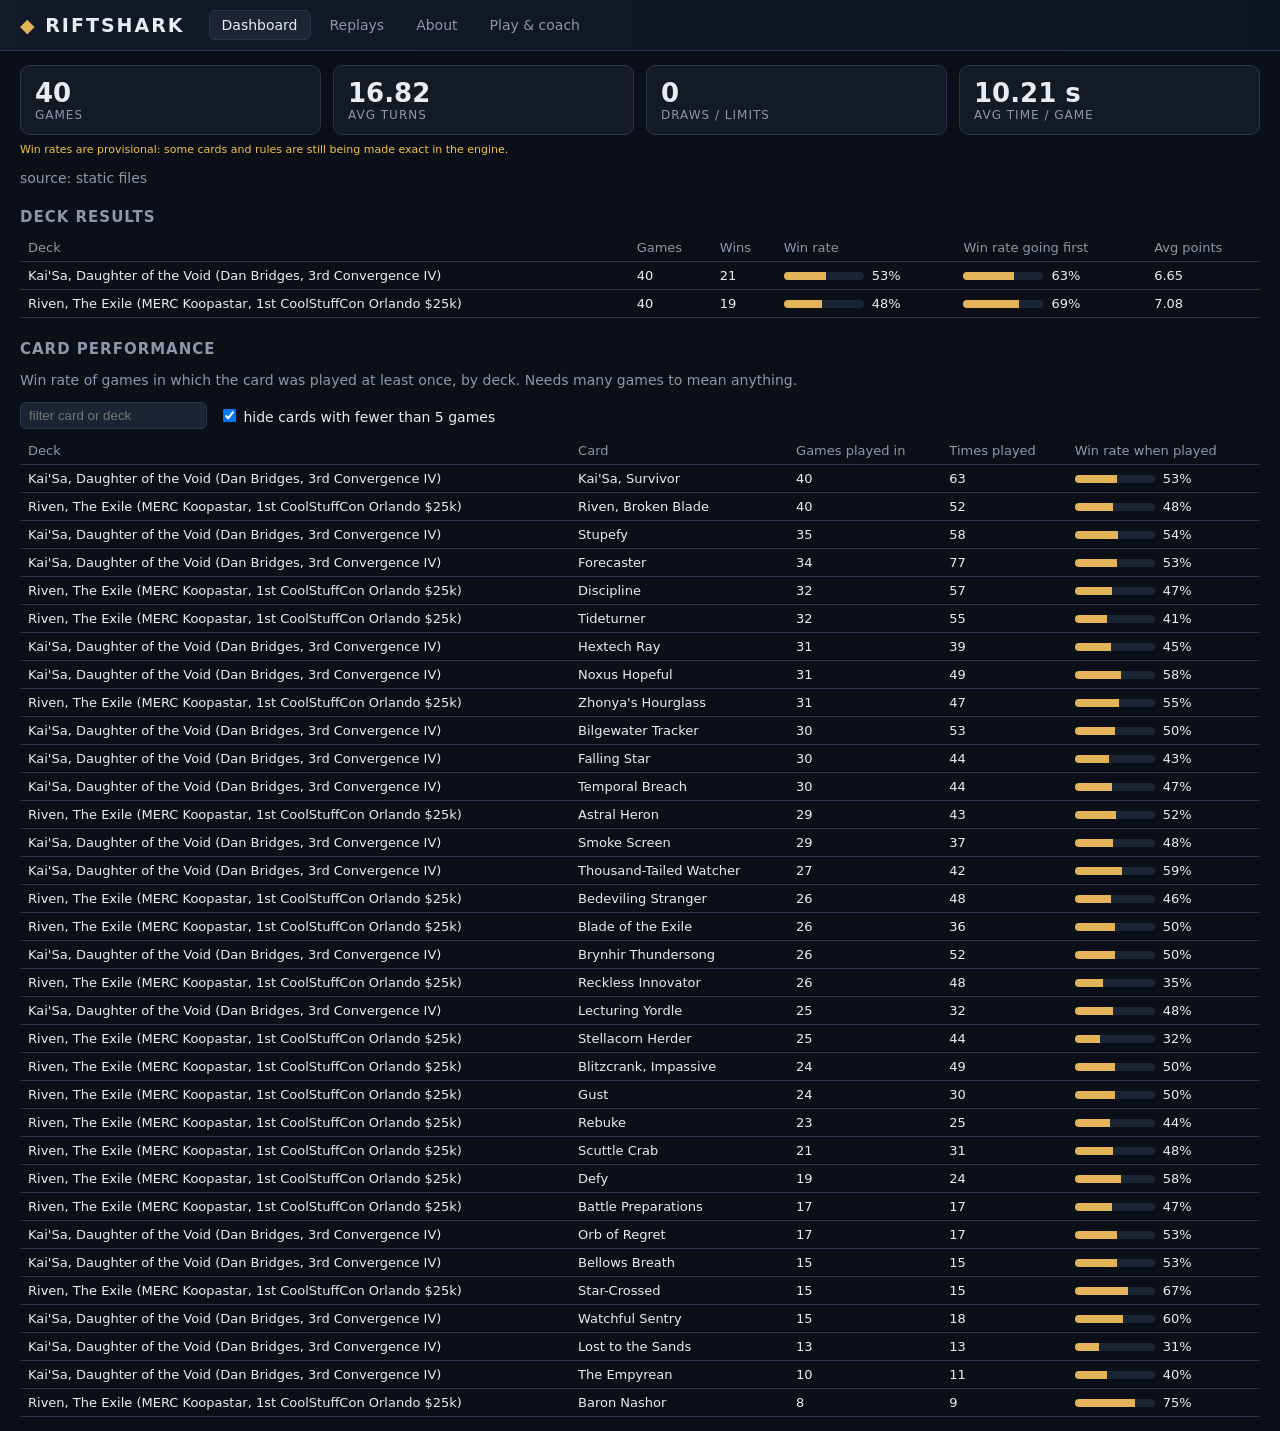
<file: web/index.html>
<!DOCTYPE html>
<html lang="en">
<head>
<meta charset="utf-8">
<meta name="viewport" content="width=device-width, initial-scale=1">
<title>RiftShark — Riftbound simulation results</title>
<link rel="stylesheet" href="style.css">
</head>
<body>
<header>
  <h1><span class="logo">◆</span> RiftShark</h1>
  <nav>
    <button data-tab="dashboard" class="active">Dashboard</button>
    <button data-tab="replays">Replays</button>
    <button data-tab="about">About</button>
    <a href="play.html" class="navlink">Play &amp; coach</a>
  </nav>
</header>

<main>
  <section id="dashboard" class="tab active">
    <div id="summary" class="cards"></div>
    <p class="notice">Win rates are provisional: some cards and rules are still being made exact in the engine.</p>
    <p id="source" class="muted"></p>
    <h2>Deck results</h2>
    <div id="deck-table"></div>
    <h2>Card performance</h2>
    <p class="muted">Win rate of games in which the card was played at least once, by deck. Needs many games to mean anything.</p>
    <div class="controls">
      <input id="card-filter" placeholder="filter card or deck">
      <label><input type="checkbox" id="min-games" checked> hide cards with fewer than 5 games</label>
    </div>
    <div id="card-table"></div>
  </section>

  <section id="replays" class="tab">
    <div class="replay-layout">
      <aside id="replay-list"></aside>
      <div id="viewer">
        <div id="viewer-empty" class="empty-board">Pick a replay on the left. Blue is P0 (shown at the bottom), orange is P1.</div>
        <div id="viewer-main" hidden>
          <div id="board" class="board"></div>
          <div class="replay-controls">
            <button id="btn-first" title="first decision">⏮</button>
            <button id="btn-prev" title="previous decision (←)">◀</button>
            <button id="btn-play">▶ play</button>
            <button id="btn-next" title="next decision (→)">▶</button>
            <button id="btn-last" title="last decision">⏭</button>
            <input id="frame-slider" type="range" min="0" value="0">
            <span id="frame-label" class="muted"></span>
          </div>
        </div>
      </div>
      <aside id="replay-side" hidden>
        <div class="panel rep-decision" id="decision"></div>
        <div class="panel"><h3>What happened next</h3><div id="events" class="log"></div></div>
      </aside>
    </div>
  </section>

  <section id="about" class="tab">
    <h2>About</h2>
    <p>RiftShark simulates Riftbound matches with a rules-accurate engine (chain, showdowns, combat, scoring), card scripts for
    every set including Radiance, and search-based AI players. Every replay shown here was re-simulated from its recorded
    decisions and verified to contain only moves the engine deems legal.</p>
    <p>Source: <a href="https://github.com/0xnimbus/RiftShark">github.com/0xnimbus/RiftShark</a>. Card images are the official
    Riftbound card gallery assets.</p>
  </section>
</main>
<div id="tooltip" hidden></div>
<script src="config.js"></script>
<script src="board.js"></script>
<script src="app.js"></script>
</body>
</html>
</file>
<file: web/style.css>
:root {
  --bg: #0b0f17; --panel: #131a26; --panel2: #1b2433; --panel3: #232f42; --text: #e8ecf3; --muted: #8d97ab; --accent: #e3b45a;
  --me: #4cc2ff; --op: #ff7a59; --border: #29344a; --good: #5ad28a; --bad: #ff6b6b; --warn: #f3c04b;
  --mat: radial-gradient(ellipse at center, #1a2840 0%, #111a2a 60%, #0c121d 100%);
  --cw: 74px;   /* unit card width */
}
* { box-sizing: border-box; }
body { margin: 0; font-family: system-ui, -apple-system, "Segoe UI", Roboto, sans-serif; background: var(--bg); color: var(--text); font-size: 14px; }
a { color: var(--accent); }
header { display: flex; align-items: center; gap: 24px; padding: 10px 20px; background: linear-gradient(90deg, #121927, #0f1520); border-bottom: 1px solid var(--border); position: sticky; top: 0; z-index: 5; }
header h1 { margin: 0; font-size: 19px; letter-spacing: 2px; text-transform: uppercase; font-weight: 700; }
header .logo { color: var(--accent); }
nav { display: flex; gap: 6px; align-items: center; }
nav button, .navlink { background: none; border: 1px solid transparent; color: var(--muted); padding: 6px 12px; cursor: pointer; border-radius: 6px; font-size: 14px; text-decoration: none; }
nav button.active, nav button:hover, .navlink:hover, .navlink.active { color: var(--text); border-color: var(--border); background: var(--panel2); }
.status { margin-left: auto; color: var(--muted); font-size: 13px; }
.status.on::before { content: ""; display: inline-block; width: 8px; height: 8px; border-radius: 50%; background: var(--accent); margin-right: 8px; animation: pulse 1s infinite; }
main { padding: 14px 20px; max-width: 1400px; margin: 0 auto; }
main.wide { max-width: 1700px; }
.tab { display: none; } .tab.active { display: block; }
h2 { font-size: 15px; margin: 22px 0 8px; color: var(--muted); text-transform: uppercase; letter-spacing: 1px; }
.muted { color: var(--muted); }
.alt { font-size: 12px; color: var(--muted); margin-top: 4px; } .alt b { color: var(--text); }
.cards { display: grid; grid-template-columns: repeat(auto-fit, minmax(180px, 1fr)); gap: 12px; }
.stat { background: var(--panel); border: 1px solid var(--border); border-radius: 10px; padding: 12px 14px; }
.stat .v { font-size: 26px; font-weight: 600; } .stat .l { color: var(--muted); font-size: 12px; text-transform: uppercase; letter-spacing: 1px; }
table { border-collapse: collapse; width: 100%; font-size: 13px; }
th, td { text-align: left; padding: 6px 8px; border-bottom: 1px solid var(--border); }
th { color: var(--muted); font-weight: 500; }
tr:hover td { background: var(--panel2); }
.bar { height: 8px; background: var(--panel2); border-radius: 4px; overflow: hidden; min-width: 80px; }
.bar > i { display: block; height: 100%; background: var(--accent); }
.controls { display: flex; gap: 12px; align-items: center; margin: 8px 0; flex-wrap: wrap; }
input[type=text], input:not([type]), input[type=number], select { background: var(--panel2); color: var(--text); border: 1px solid var(--border); border-radius: 6px; padding: 5px 8px; }
button { background: var(--panel2); color: var(--text); border: 1px solid var(--border); border-radius: 6px; padding: 6px 10px; cursor: pointer; font: inherit; }
button:hover:not(:disabled) { border-color: var(--accent); }
button:disabled { opacity: .45; cursor: default; }
button.primary { background: var(--accent); color: #1a1205; border-color: var(--accent); font-weight: 600; }
button.link { background: none; border: none; color: var(--accent); padding: 2px 0; }
.panel { background: var(--panel); border: 1px solid var(--border); border-radius: 10px; padding: 10px 12px; margin-bottom: 12px; }
.panel h3 { margin: 0 0 8px; font-size: 12px; color: var(--accent); text-transform: uppercase; letter-spacing: 1.5px; }
.provisional, .notice { font-size: 11px; color: var(--warn); margin-top: 8px; }
.setup summary { cursor: pointer; font-weight: 600; color: var(--accent); text-transform: uppercase; letter-spacing: 1.5px; font-size: 12px; }
@keyframes pulse { 0%, 100% { opacity: .3 } 50% { opacity: 1 } }

/* ---------------------------------------------------------------- board (shared) */
.board { position: relative; }
.empty-board { background: var(--mat); border: 1px solid var(--border); border-radius: 14px; min-height: 420px; display: flex; align-items: center; justify-content: center; color: var(--muted); gap: 10px; }
.turnbar { display: flex; align-items: center; gap: 12px; flex-wrap: wrap; background: var(--panel); border: 1px solid var(--border); border-radius: 10px 10px 0 0; padding: 7px 12px; border-bottom: none; }
.turnbar .tn { font-weight: 700; letter-spacing: 1px; text-transform: uppercase; font-size: 13px; }
.turnbar .whose { font-weight: 600; padding: 2px 10px; border-radius: 999px; font-size: 12px; }
.turnbar .whose.me { background: #4cc2ff22; color: var(--me); } .turnbar .whose.op { background: #ff7a5922; color: var(--op); }
.phases { display: flex; gap: 2px; }
.ph { font-size: 11px; color: var(--muted); padding: 2px 8px; border-radius: 4px; background: var(--panel2); }
.ph.on { background: var(--accent); color: #1a1205; font-weight: 700; }
.tag { font-size: 11px; padding: 1px 7px; border-radius: 999px; background: var(--panel3); color: var(--muted); white-space: nowrap; }
.tag.hot { background: #ff6b6b33; color: #ffb3a6; animation: pulse 1.6s infinite; }
.tag.warn { background: #f3c04b26; color: var(--warn); }
.mat { position: relative; background: var(--mat); border: 1px solid var(--border); border-radius: 0 0 14px 14px; padding: 8px; display: flex; flex-direction: column; gap: 6px; }
.zl { font-size: 10px; text-transform: uppercase; letter-spacing: 1.2px; color: var(--muted); margin-bottom: 4px; }

.seat { display: flex; gap: 10px; align-items: stretch; flex-wrap: wrap; }
.seat-info { min-width: 170px; background: #0009; border: 1px solid var(--border); border-radius: 10px; padding: 8px 10px; }
.seat.me .seat-info { border-color: #4cc2ff66; } .seat.op .seat-info { border-color: #ff7a5966; }
.who { font-weight: 700; font-size: 15px; } .who.me { color: var(--me); } .who.op { color: var(--op); }
.turnflag { font-size: 10px; font-weight: 600; text-transform: uppercase; letter-spacing: 1px; background: var(--accent); color: #1a1205; padding: 1px 6px; border-radius: 4px; vertical-align: middle; }
.deckname { font-size: 12px; color: var(--muted); max-width: 200px; white-space: nowrap; overflow: hidden; text-overflow: ellipsis; }
.score { display: flex; align-items: center; gap: 8px; margin: 4px 0; }
.score b { font-size: 24px; min-width: 22px; }
.pips { display: flex; gap: 3px; }
.pips i { width: 11px; height: 11px; border-radius: 50%; border: 1px solid #ffffff40; }
.seat.me .pips i.on { background: var(--me); border-color: var(--me); } .seat.op .pips i.on { background: var(--op); border-color: var(--op); }
.counts { display: flex; gap: 8px; flex-wrap: wrap; font-size: 11px; color: var(--muted); }
.zone-box { background: #0006; border: 1px solid var(--border); border-radius: 10px; padding: 6px 8px; min-width: 76px; }
.hand-box { flex: 1; min-width: 200px; position: relative; }
.rune-box { min-width: 150px; max-width: 260px; }
.runes .lbl { font-size: 10px; text-transform: uppercase; letter-spacing: 1.2px; color: var(--muted); }
.rlist { display: flex; flex-wrap: wrap; gap: 4px; margin: 6px 0; }
.rune { width: 18px; height: 18px; border-radius: 50%; border: 2px solid #0008; box-shadow: 0 0 6px #0008 inset; display: inline-block; }
.rune.mini { width: 10px; height: 10px; border-width: 1px; vertical-align: middle; }
.rune.ex { opacity: .3; transform: scale(.85); }
.rune.fury { background: #e74c3c; } .rune.calm { background: #4fc3f7; } .rune.mind { background: #ab47bc; }
.rune.body { background: #66bb6a; } .rune.chaos { background: #ff9800; } .rune.order { background: #ffd54f; } .rune.any { background: linear-gradient(135deg, #e74c3c, #4fc3f7, #66bb6a); }
.pool { font-size: 12px; color: var(--accent); }
.hand { display: flex; gap: 6px; flex-wrap: wrap; align-items: flex-end; }
.my-hand .hand-box { background: #0008; }
.my-hand .hand { gap: 8px; }

.base { background: #0005; border: 1px dashed var(--border); border-radius: 10px; padding: 4px 8px; }
.base .row, .bf .side { display: flex; gap: 10px; flex-wrap: wrap; align-items: center; min-height: 34px; }
.bfs { display: grid; grid-template-columns: repeat(auto-fit, minmax(300px, 1fr)); gap: 10px; }
.bf { position: relative; border: 2px solid var(--border); border-radius: 12px; padding: 6px 8px; overflow: hidden; background: #0b1220; min-height: 200px; display: flex; flex-direction: column; }
.bf.c-me { border-color: #4cc2ffaa; box-shadow: 0 0 18px #4cc2ff22 inset; } .bf.c-op { border-color: #ff7a59aa; box-shadow: 0 0 18px #ff7a5922 inset; }
.bf.hot { box-shadow: 0 0 22px #ff6b6b55; }
.bf-art { position: absolute; inset: 0; background-size: cover; background-position: center; opacity: .18; filter: saturate(.8); pointer-events: none; }
.bf-head { position: relative; display: flex; gap: 6px; align-items: center; flex-wrap: wrap; margin-bottom: 4px; }
.bf-name { font-weight: 700; font-size: 14px; text-shadow: 0 1px 4px #000; }
.ctl { font-size: 11px; padding: 1px 7px; border-radius: 999px; } .ctl.none { background: var(--panel3); color: var(--muted); }
.ctl.me { background: #4cc2ff33; color: var(--me); } .ctl.op { background: #ff7a5933; color: var(--op); }
.bf .side { position: relative; flex: 1; padding: 6px 0; }
.bf .side.op { border-bottom: 1px dashed #ffffff22; }
.bf .side .muted, .base .muted { font-size: 11px; }

.card { width: var(--cw); aspect-ratio: 744 / 1039; border-radius: 6px; position: relative; border: 2px solid var(--border); flex: none; transition: transform .2s, filter .2s, box-shadow .2s; background: #1b2433; overflow: hidden; cursor: default; }
.card img { width: 100%; height: 100%; object-fit: cover; display: block; }
.card .noimg { padding: 4px; font-size: 10px; color: var(--muted); }
.card.pme { border-color: var(--me); } .card.pop { border-color: var(--op); }
.card.exhausted { transform: rotate(90deg); filter: brightness(.55) saturate(.5); margin: 0 calc(var(--cw) * .2); }
.card.stunned { filter: grayscale(.9) brightness(.7); }
.card .flag { position: absolute; left: 50%; top: 40%; transform: translate(-50%, -50%); font-size: 8px; font-weight: 800; letter-spacing: .5px; padding: 2px 4px; border-radius: 3px; white-space: nowrap; }
.card.exhausted .flag { transform: translate(-50%, -50%) rotate(-90deg); font-size: 9px; }
.card .flag.ex { background: #000d; color: #ffd27a; border: 1px solid #ffd27a88; }
.card .flag.st { background: #4a148cdd; color: #e1bee7; top: 58%; }
.card .m { position: absolute; bottom: 14px; right: 2px; background: #000d; color: #fff; font-size: 12px; font-weight: 800; padding: 0 5px; border-radius: 4px; }
.card .m.hurt { color: #ff9e9e; }
.card .b { position: absolute; top: 2px; left: 2px; background: #2e7d32ee; color: #fff; font-size: 10px; padding: 0 4px; border-radius: 4px; }
.card .cost { position: absolute; top: 2px; left: 2px; background: #000d; color: var(--accent); font-size: 11px; font-weight: 700; padding: 0 5px; border-radius: 4px; }
.card .n { position: absolute; left: 0; right: 0; bottom: 0; font-size: 9px; background: #000c; color: #fff; padding: 1px 3px; white-space: nowrap; overflow: hidden; text-overflow: ellipsis; }
.card.token { border-style: dashed; }
.card.zone { --cw: 56px; width: 56px; }
.card.tiny { width: 34px; }
.card.tiny .n, .card.tiny .m { display: none; }
.card.inhand { width: 84px; }
.card.inhand:not(.playable) { filter: brightness(.65); }
.card.playable { cursor: pointer; box-shadow: 0 0 0 2px var(--good), 0 0 16px #5ad28a88; }
.card.playable:hover { transform: translateY(-8px) scale(1.04); }
.card.back { background: repeating-linear-gradient(45deg, #2b3a58, #2b3a58 5px, #1d2840 5px, #1d2840 10px); border-color: #3b4c70; }
.card.empty { display: flex; align-items: center; justify-content: center; font-size: 10px; color: var(--muted); border-style: dashed; background: none; }

/* opponent thinking: the hand bobs and a bubble shows */
.hand-box.thinking .card.back { animation: bob 1.1s ease-in-out infinite; }
.hand-box.thinking .card.back:nth-child(2n) { animation-delay: .15s; } .hand-box.thinking .card.back:nth-child(3n) { animation-delay: .3s; }
@keyframes bob { 0%, 100% { transform: translateY(0) } 50% { transform: translateY(-7px) rotate(-3deg) } }
.think { position: absolute; right: 10px; top: 6px; font-size: 12px; color: var(--op); display: flex; align-items: center; gap: 3px; }
.think span, .dots span { width: 6px; height: 6px; border-radius: 50%; background: currentColor; display: inline-block; animation: pulse 1s infinite; }
.think span:nth-child(2), .dots span:nth-child(2) { animation-delay: .2s; } .think span:nth-child(3), .dots span:nth-child(3) { animation-delay: .4s; }
.dots { display: inline-flex; gap: 3px; margin-right: 6px; color: var(--accent); }

.banner { position: absolute; left: 50%; top: 50%; transform: translate(-50%, -50%); background: #0b0f17ee; border: 1px solid var(--accent); border-radius: 10px; padding: 10px 18px; font-size: 15px; box-shadow: 0 8px 30px #000c; pointer-events: none; animation: pop .25s ease-out; max-width: 70%; text-align: center; z-index: 3; }
.banner.op { border-color: var(--op); } .banner.me { border-color: var(--me); }
.who-me { color: var(--me); font-weight: 700; margin-right: 6px; } .who-op { color: var(--op); font-weight: 700; margin-right: 6px; }
@keyframes pop { from { opacity: 0; transform: translate(-50%, -40%) } to { opacity: 1; transform: translate(-50%, -50%) } }

.chain-lane { border: 1px solid var(--accent); border-radius: 12px; background: linear-gradient(180deg, #1d1708ee, #0b0f17ee); padding: 8px 10px; animation: pop2 .25s ease-out; }
@keyframes pop2 { from { opacity: 0; transform: scale(.98) } to { opacity: 1; transform: none } }
.chain-head { display: flex; gap: 12px; align-items: baseline; flex-wrap: wrap; margin-bottom: 6px; }
.ch-title { color: var(--accent); font-weight: 700; text-transform: uppercase; letter-spacing: 1.2px; font-size: 12px; }
.ch-wait { font-size: 13px; }
.ch-rule { font-size: 11px; color: var(--muted); margin-left: auto; }
.chain-row { display: flex; align-items: center; gap: 6px; overflow-x: auto; padding-bottom: 2px; }
.chain-item { position: relative; display: flex; gap: 8px; align-items: flex-start; padding: 16px 8px 6px; border-radius: 8px; background: var(--panel2); border: 1px solid var(--border); border-left: 4px solid var(--border); min-width: 190px; max-width: 260px; font-size: 12px; flex: none; animation: pop2 .3s ease-out; }
.chain-item.me { border-left-color: var(--me); } .chain-item.op { border-left-color: var(--op); }
.chain-item.next { border-color: var(--accent); box-shadow: 0 0 16px #e3b45a55; }
.chain-item img { width: 46px; border-radius: 4px; flex: none; }
.ci-noimg { width: 46px; height: 64px; display: flex; align-items: center; justify-content: center; background: var(--panel3); border-radius: 4px; }
.ci-pos { position: absolute; top: 2px; left: 8px; font-size: 9px; font-weight: 800; letter-spacing: 1px; color: var(--muted); }
.chain-item.next .ci-pos { color: var(--accent); }
.ci-kind { font-size: 10px; color: var(--muted); text-transform: uppercase; letter-spacing: .8px; }
.ci-own { font-size: 11px; color: var(--muted); }
.chain-item.me .ci-own { color: var(--me); } .chain-item.op .ci-own { color: var(--op); }
.ci-tg { margin-top: 3px; } .ci-tg b.me { color: var(--me); } .ci-tg b.op { color: var(--op); }
.ci-cause { margin-top: 3px; font-size: 11px; color: var(--muted); font-style: italic; }
.ci-arrow { font-size: 10px; color: var(--accent); white-space: nowrap; }
.log .ln.chain { border-left-color: var(--accent) !important; }
.log .resp { font-size: 10px; color: var(--accent); text-transform: uppercase; letter-spacing: .8px; }
.tok { font-style: normal; display: inline-block; min-width: 15px; text-align: center; border-radius: 3px; background: var(--panel3); padding: 0 3px; font-size: 11px; }
.tok.en { background: #e3b45a33; color: var(--accent); font-weight: 700; }
.kw { font-style: normal; font-weight: 700; color: var(--accent); }

#tooltip { position: fixed; z-index: 20; pointer-events: none; width: 300px; background: #0b0f17f5; border: 1px solid var(--border); border-radius: 12px; overflow: hidden; box-shadow: 0 10px 40px #000e; }
#tooltip img { width: 100%; display: block; }
#tooltip .tt-body { padding: 8px 10px; font-size: 12px; }
.tt-type { color: var(--muted); text-transform: capitalize; margin: 2px 0 6px; }
.tt-text { line-height: 1.45; }
.tt-st { margin-top: 6px; padding: 5px 7px; border-radius: 6px; background: var(--panel2); }
.tt-st.ex { border-left: 3px solid #ffd27a; } .tt-st.st { border-left: 3px solid #ba68c8; } .tt-st.why { border-left: 3px solid var(--bad); } .tt-st.ok { border-left: 3px solid var(--good); }

/* ---------------------------------------------------------------- play page */
.play-layout { display: grid; grid-template-columns: minmax(0, 1fr) 370px; gap: 14px; align-items: start; }
.side-panel { position: sticky; top: 60px; max-height: calc(100vh - 70px); overflow: auto; }
.decision-panel { border-color: #e3b45a66; }
#decision h3 { font-size: 13px; }
#decision p { margin: 4px 0 8px; line-height: 1.4; }
#decision p.big { font-size: 22px; font-weight: 700; }
#decision .src { display: flex; align-items: center; gap: 8px; margin: 4px 0; font-weight: 600; }
#decision .src img { width: 40px; border-radius: 4px; }
.og { margin: 6px 0; } .ogt { font-size: 10px; text-transform: uppercase; letter-spacing: 1.2px; color: var(--muted); margin: 6px 0 3px; }
.og.end { border-top: 1px solid var(--border); padding-top: 6px; }
button.opt { display: flex; align-items: center; gap: 6px; width: 100%; text-align: left; margin: 3px 0; padding: 5px 8px; background: var(--panel2); }
button.opt:hover { background: var(--panel3); }
button.opt .ol { flex: 1; }
button.opt img.th { width: 26px; border-radius: 3px; }
.hintpct { font-weight: 700; color: var(--accent); font-size: 12px; }
.grade { display: inline-block; padding: 1px 8px; border-radius: 6px; font-weight: 700; color: #fff; font-size: 12px; }
.grade.best { background: #2e7d32; } .grade.good { background: #388e3c; } .grade.inaccuracy { background: #f9a825; color: #000; }
.grade.mistake { background: #ef6c00; } .grade.blunder { background: #c62828; } .grade.only { background: #455a64; }
.alts .pct { display: inline-block; min-width: 44px; color: var(--accent); font-weight: 600; }
.log { font-size: 12.5px; max-height: 380px; overflow: auto; line-height: 1.45; }
.log .ln { padding: 2px 0 2px 8px; border-left: 2px solid transparent; }
.log .ln.me { border-left-color: var(--me); } .log .ln.op { border-left-color: var(--op); }
.log .ln.turn { border: none; margin-top: 8px; padding: 2px 0; font-weight: 700; color: var(--accent); font-size: 11px; text-transform: uppercase; letter-spacing: 1.5px; border-bottom: 1px solid var(--border); }
.pts-ev { color: var(--accent); font-weight: 600; }

/* ---------------------------------------------------------------- replays */
.replay-layout { display: grid; grid-template-columns: 280px minmax(0, 1fr) 340px; gap: 14px; align-items: start; }
#replay-list { background: var(--panel); border: 1px solid var(--border); border-radius: 10px; padding: 8px; max-height: 82vh; overflow: auto; }
#replay-list .item { padding: 8px; border-radius: 6px; cursor: pointer; border: 1px solid transparent; font-size: 13px; }
#replay-list .item:hover, #replay-list .item.active { background: var(--panel2); border-color: var(--border); }
#replay-list .item .r { color: var(--muted); font-size: 12px; }
.replay-controls { display: flex; gap: 8px; align-items: center; margin: 8px 0; }
#frame-slider { flex: 1; min-width: 160px; accent-color: var(--accent); }
.rep-decision p { margin: 4px 0; }
.rep-decision .opts { color: var(--muted); font-size: 12px; margin-top: 6px; }
.rep-decision .opts div { padding: 1px 0; } .rep-decision .opts .chosen { color: var(--text); font-weight: 600; }
.p0c { color: var(--me); } .p1c { color: var(--op); }

@media (max-width: 1200px) {
  .play-layout, .replay-layout { grid-template-columns: 1fr; }
  .side-panel { position: static; max-height: none; }
}
@media (max-width: 760px) {
  :root { --cw: 50px; }
  body { font-size: 13px; }
  header { gap: 10px; padding: 8px 10px; flex-wrap: wrap; }
  header h1 { font-size: 16px; }
  .status { margin-left: 0; width: 100%; }
  main, main.wide { padding: 8px; }
  .controls { gap: 8px; }
  .turnbar { padding: 6px 8px; gap: 6px; }
  .ph { padding: 1px 5px; font-size: 10px; }
  .mat { padding: 6px; gap: 5px; }
  .seat { gap: 6px; }
  .seat-info { min-width: 0; flex: 1 1 100%; display: flex; flex-wrap: wrap; align-items: center; gap: 4px 10px; padding: 6px 8px; }
  .seat-info .deckname { max-width: 120px; }
  .score b { font-size: 18px; }
  .pips i { width: 8px; height: 8px; }
  .zone-box { padding: 4px 6px; }
  .card.zone { --cw: 42px; width: 42px; }
  .rune-box { min-width: 0; flex: 1; }
  .rune { width: 13px; height: 13px; }
  .hand-box { min-width: 0; flex: 1 1 100%; }
  .card.inhand { width: 60px; }
  .card.tiny { width: 24px; }
  .card .n { font-size: 7px; }
  .card .m { font-size: 10px; bottom: 11px; }
  .card .flag { font-size: 6px !important; padding: 1px 2px; }
  .bfs { grid-template-columns: minmax(0, 1fr) minmax(0, 1fr); gap: 6px; }
  .bf { min-height: 150px; padding: 4px 5px; }
  .bf-name { font-size: 12px; }
  .base .row, .bf .side { gap: 6px; }
  .ch-rule { display: none; }
  .chain-item { min-width: 150px; }
  .banner { font-size: 13px; max-width: 92%; }
  .decision-panel { position: fixed; left: 0; right: 0; bottom: 0; margin: 0; z-index: 6; max-height: 42vh; overflow: auto; border-radius: 12px 12px 0 0; box-shadow: 0 -6px 24px #000c; }
  body.play main { padding-bottom: 44vh; }
  .replay-layout { gap: 8px; }
  #replay-list { max-height: 30vh; }
  #tooltip { width: 220px; }
}
.mull { display: grid; grid-template-columns: repeat(auto-fill, minmax(76px, 1fr)); gap: 8px; margin: 6px 0 10px; }
.mull-card { position: relative; padding: 3px; display: flex; flex-direction: column; gap: 3px; align-items: stretch; font-size: 10px; background: var(--panel2); }
.mull-card img { width: 100%; border-radius: 4px; }
.mull-card.sel { border-color: var(--warn); box-shadow: 0 0 0 2px var(--warn); }
.mull-card.sel img { filter: brightness(.5); }
.mull-tag { position: absolute; left: 50%; top: 40%; transform: translate(-50%, -50%); font-style: normal; font-weight: 800; font-size: 9px; background: #000d; color: var(--warn); padding: 2px 4px; border-radius: 3px; white-space: nowrap; }
button.opt.primary { justify-content: center; font-weight: 700; }
.fd-known { display: inline-flex; align-items: center; gap: 4px; }
.fd-known .card { opacity: .85; border-style: dashed; }
/* showdown focus and combat */
.fight { position: relative; display: flex; flex-direction: column; gap: 4px; padding: 5px 8px; margin: 2px 0; border-radius: 8px; background: #000b; border: 1px solid #ff6b6b66; }
.focus { display: flex; align-items: center; gap: 8px; flex-wrap: wrap; font-size: 12px; }
.focus .orb { width: 12px; height: 12px; border-radius: 50%; box-shadow: 0 0 10px currentColor; background: currentColor; animation: pulse 1.2s infinite; }
.focus.me { color: var(--me); } .focus.op { color: var(--op); }
.focus .muted { color: var(--muted); }
.clash { display: flex; align-items: center; gap: 8px; flex-wrap: wrap; font-size: 12px; }
.clash .me { color: var(--me); } .clash .op { color: var(--op); }
.clash .vs { color: var(--muted); font-weight: 700; }
.focusflag { font-size: 10px; font-weight: 700; color: var(--accent); border: 1px solid var(--accent); padding: 0 5px; border-radius: 4px; vertical-align: middle; animation: pulse 1.2s infinite; }
.card .role { position: absolute; top: 2px; right: 2px; font-size: 8px; font-weight: 800; padding: 1px 3px; border-radius: 3px; }
.card .role.atk { background: #c62828ee; color: #fff; } .card .role.def { background: #1565c0ee; color: #fff; }
.card .pend { position: absolute; left: 50%; top: 22%; transform: translateX(-50%); font-size: 13px; font-weight: 900; color: #fff; background: #b71c1cee; padding: 0 5px; border-radius: 5px; box-shadow: 0 0 10px #f00a; }
.card.exhausted .role, .card.exhausted .pend { transform: rotate(-90deg); }
button.opt.dmg { display: block; }
.dmg-plan { display: flex; flex-direction: column; gap: 3px; width: 100%; }
.dp { display: grid; grid-template-columns: minmax(0, 1fr) 70px auto; align-items: center; gap: 6px; font-size: 12px; }
.dp-n { white-space: nowrap; overflow: hidden; text-overflow: ellipsis; }
.dp-bar { height: 7px; background: var(--panel3); border-radius: 4px; overflow: hidden; }
.dp-bar i { display: block; height: 100%; background: #e53935; }
.dp-a { font-variant-numeric: tabular-nums; white-space: nowrap; }
.kill { color: #ff8a80; }
.log .ln.pass { color: var(--muted); font-style: italic; }
.log b.me { color: var(--me); } .log b.op { color: var(--op); }
.ch-rule { cursor: help; }
[hidden] { display: none !important; }

.src-text { margin-top: 6px; padding: 6px 8px; border-left: 3px solid var(--accent, #c89b3c); font-size: 0.9em; opacity: 0.9; }

details.og.runes > summary { cursor: pointer; list-style: revert; }
details.og.runes:not([open]) { opacity: .75; }

/* ---------------------------------------------------------------- digital TCG client feel (play page) */
body.play .mat { background:
    radial-gradient(ellipse 70% 40% at 50% 30%, #ff7a5914, transparent 70%),
    radial-gradient(ellipse 70% 40% at 50% 72%, #4cc2ff14, transparent 70%),
    repeating-linear-gradient(135deg, #ffffff03 0 2px, transparent 2px 6px),
    linear-gradient(180deg, #16223a 0%, #0f1828 48%, #0f1828 52%, #13203a 100%);
  padding: 10px 96px 10px 10px; min-height: 640px; box-shadow: 0 0 0 1px #000, inset 0 0 60px #000a; }
body.play .bfs { margin: 4px 0; }
body.play .bf { min-height: 220px; box-shadow: inset 0 0 30px #000c; }
/* your hand: a fan of big cards along the bottom edge */
body.play .my-hand .hand-box { background: linear-gradient(180deg, transparent, #0009); border: none; padding: 10px 6px 4px; }
body.play .my-hand .hand { justify-content: center; gap: 0; flex-wrap: nowrap; min-height: 150px; padding-top: 18px; }
body.play .my-hand .card.inhand { width: 104px; margin: 0 -10px; transform-origin: 50% 120%;
  transform: translateY(var(--lift, 0)) rotate(var(--rot, 0deg)); box-shadow: 0 6px 16px #000a; }
body.play .my-hand .card.inhand:hover { transform: translateY(-28px) scale(1.18); z-index: 5; filter: none; }
body.play .my-hand .card.inhand:not(.playable) { filter: brightness(.6) saturate(.7); }
body.play .seat.op .hand { gap: 0; } body.play .seat.op .hand .card.back { margin-right: -14px; box-shadow: 2px 0 6px #000a; }
.card.back { background: radial-gradient(circle at 50% 50%, #e3b45a55 0 12%, transparent 13%),
  repeating-linear-gradient(45deg, #2b3a58, #2b3a58 5px, #1d2840 5px, #1d2840 10px); }
/* dragging */
.card[data-drag] { cursor: grab; touch-action: none; }
.card.draggable:not(.inhand):not(.zone) { box-shadow: 0 0 0 2px #5ad28a99, 0 0 12px #5ad28a55; }
.card.picked { box-shadow: 0 0 0 3px var(--warn), 0 0 18px #f3c04b99 !important; transform: translateY(-6px); }
.card.picked.exhausted { transform: rotate(90deg) translateX(-6px); }
.card.dragging { opacity: .3; }
.drag-ghost { position: fixed !important; z-index: 60; pointer-events: none; margin: 0 !important; transform: rotate(-4deg) scale(1.12) !important;
  box-shadow: 0 18px 40px #000e, 0 0 0 2px var(--good) !important; filter: none !important; opacity: .95; transition: none; }
.ghost-n { position: absolute; top: -8px; right: -8px; background: var(--warn); color: #000; font-style: normal; font-weight: 800; border-radius: 999px; padding: 1px 6px; font-size: 12px; }
body.is-dragging, body.is-dragging * { cursor: grabbing !important; user-select: none; }
.drop-ok { outline: 2px dashed #5ad28acc; outline-offset: -3px; box-shadow: inset 0 0 30px #5ad28a33 !important; }
.drop-hover { outline: 3px solid var(--good) !important; background-color: #5ad28a22 !important; }
.mat.drop-any::after { content: "Drop anywhere on the board to play it"; position: absolute; left: 50%; top: 8px; transform: translateX(-50%);
  background: #0b0f17ee; border: 1px solid var(--good); color: var(--good); padding: 3px 12px; border-radius: 999px; font-size: 12px; pointer-events: none; z-index: 8; }
.mat.drop-any.drop-hover { outline-offset: -4px; }
/* end turn / pass */
.end-btn { position: absolute; right: 12px; top: 50%; transform: translateY(-50%); width: 76px; height: 76px; border-radius: 50%;
  background: radial-gradient(circle at 35% 30%, #ffe3a1, #e3b45a 45%, #9a6b1c); color: #1a1205; border: 3px solid #1a1205;
  font-weight: 900; text-transform: uppercase; font-size: 13px; line-height: 1.1; box-shadow: 0 0 0 2px #e3b45a, 0 6px 20px #000c; z-index: 7; }
.end-btn:hover:not(:disabled) { filter: brightness(1.12); transform: translateY(-50%) scale(1.05); }
.end-btn.pass { background: radial-gradient(circle at 35% 30%, #d9f1ff, #4cc2ff 45%, #1a6a96); }
/* runes as cards with their art: click to tap */
.rlist { gap: 5px; }
.rcard { position: relative; width: 34px; aspect-ratio: 744 / 1039; border-radius: 4px; overflow: hidden; border: 1px solid #000; flex: none;
  transition: transform .2s, filter .2s, box-shadow .2s; box-shadow: 0 2px 6px #0009; }
.rcard img { width: 100%; height: 100%; object-fit: cover; display: block; }
.rcard > .rune { width: 100%; height: 100%; border-radius: 3px; }
.rcard.ex { transform: rotate(90deg) scale(.86); filter: brightness(.45) saturate(.4); margin: 0 6px; }
.rcard.tap { cursor: pointer; box-shadow: 0 0 0 2px var(--good), 0 0 10px #5ad28a88; }
.rcard.tap:hover { transform: translateY(-4px) scale(1.08); }
.rcard.ex.tap:hover { transform: rotate(90deg) scale(.95); }
.rcard.s-ex { transform: rotate(90deg) scale(.9); margin: 0 6px; box-shadow: 0 0 0 2px var(--accent), 0 0 14px #e3b45acc; filter: brightness(.85); }
.rcard.s-rc { transform: translateY(-8px); box-shadow: 0 0 0 2px #ba68c8, 0 0 14px #ba68c8cc; }
.rtag { position: absolute; left: 50%; top: 50%; transform: translate(-50%, -50%); font-style: normal; font-size: 7px; font-weight: 900; padding: 1px 2px; border-radius: 2px; background: #000d; }
.rtag.ex { color: var(--accent); transform: translate(-50%, -50%) rotate(-90deg); } .rtag.rc { color: #e1bee7; }
.seat .rune-box { max-width: 330px; }
/* numbered score */
.score { gap: 10px; }
.sc-num { font-size: 34px; font-weight: 900; line-height: 1; min-width: 48px; height: 48px; border-radius: 50%; display: inline-flex; align-items: center; justify-content: center;
  border: 3px solid currentColor; background: #0009; font-variant-numeric: tabular-nums; }
.seat.me .sc-num { color: var(--me); } .seat.op .sc-num { color: var(--op); }
.sc-of { font-size: 13px; color: var(--muted); line-height: 1.1; } .sc-of small { font-size: 9px; text-transform: uppercase; letter-spacing: 1px; }
.pips { flex-wrap: wrap; max-width: 130px; }
.pips i { width: 15px; height: 15px; border-radius: 3px; font-size: 9px; font-style: normal; font-weight: 700; display: inline-flex; align-items: center; justify-content: center; color: #ffffff55; }
.pips i.win { border-color: var(--accent); color: var(--accent); }
.seat.me .pips i.on, .seat.op .pips i.on { color: #000; }
/* drop / rune choice menu */
#pop-menu { position: fixed; z-index: 70; background: #0b0f17f5; border: 1px solid var(--accent); border-radius: 10px; padding: 6px; display: flex; flex-direction: column; gap: 4px;
  box-shadow: 0 10px 30px #000e; min-width: 200px; max-width: 320px; }
#pop-menu button { text-align: left; } #pop-menu button.cancel { color: var(--muted); text-align: center; }
.pay-tap { background: var(--panel2); border: 1px solid var(--accent); border-radius: 8px; padding: 8px; margin: 6px 0; line-height: 1.4; }
.pay-now { margin: 6px 0; font-size: 12px; } .pay-now .ok { color: var(--good); }
@media (max-width: 760px) {
  body.play .mat { padding-right: 6px; min-height: 0; }
  body.play .my-hand .card.inhand { width: 66px; margin: 0 -8px; }
  body.play .my-hand .hand { min-height: 100px; }
  .end-btn { position: fixed; right: 10px; top: auto; bottom: calc(42vh + 10px); transform: none; width: 62px; height: 62px; font-size: 11px; }
  .end-btn:hover:not(:disabled) { transform: scale(1.05); }
  .rcard { width: 24px; }
  .sc-num { font-size: 22px; min-width: 34px; height: 34px; }
}
body.play .my-hand .card.inhand.playable { box-shadow: 0 0 0 2px var(--good), 0 0 18px #5ad28a99, 0 6px 16px #000a; }
.pips { max-width: none; flex-wrap: nowrap; }
.card img, .rcard img { -webkit-user-drag: none; user-select: none; }
button.opt.primary { background: var(--accent); color: #1a1205; border-color: var(--accent); }
button.opt.primary:hover:not(:disabled) { background: #f0c66e; }
</file>
